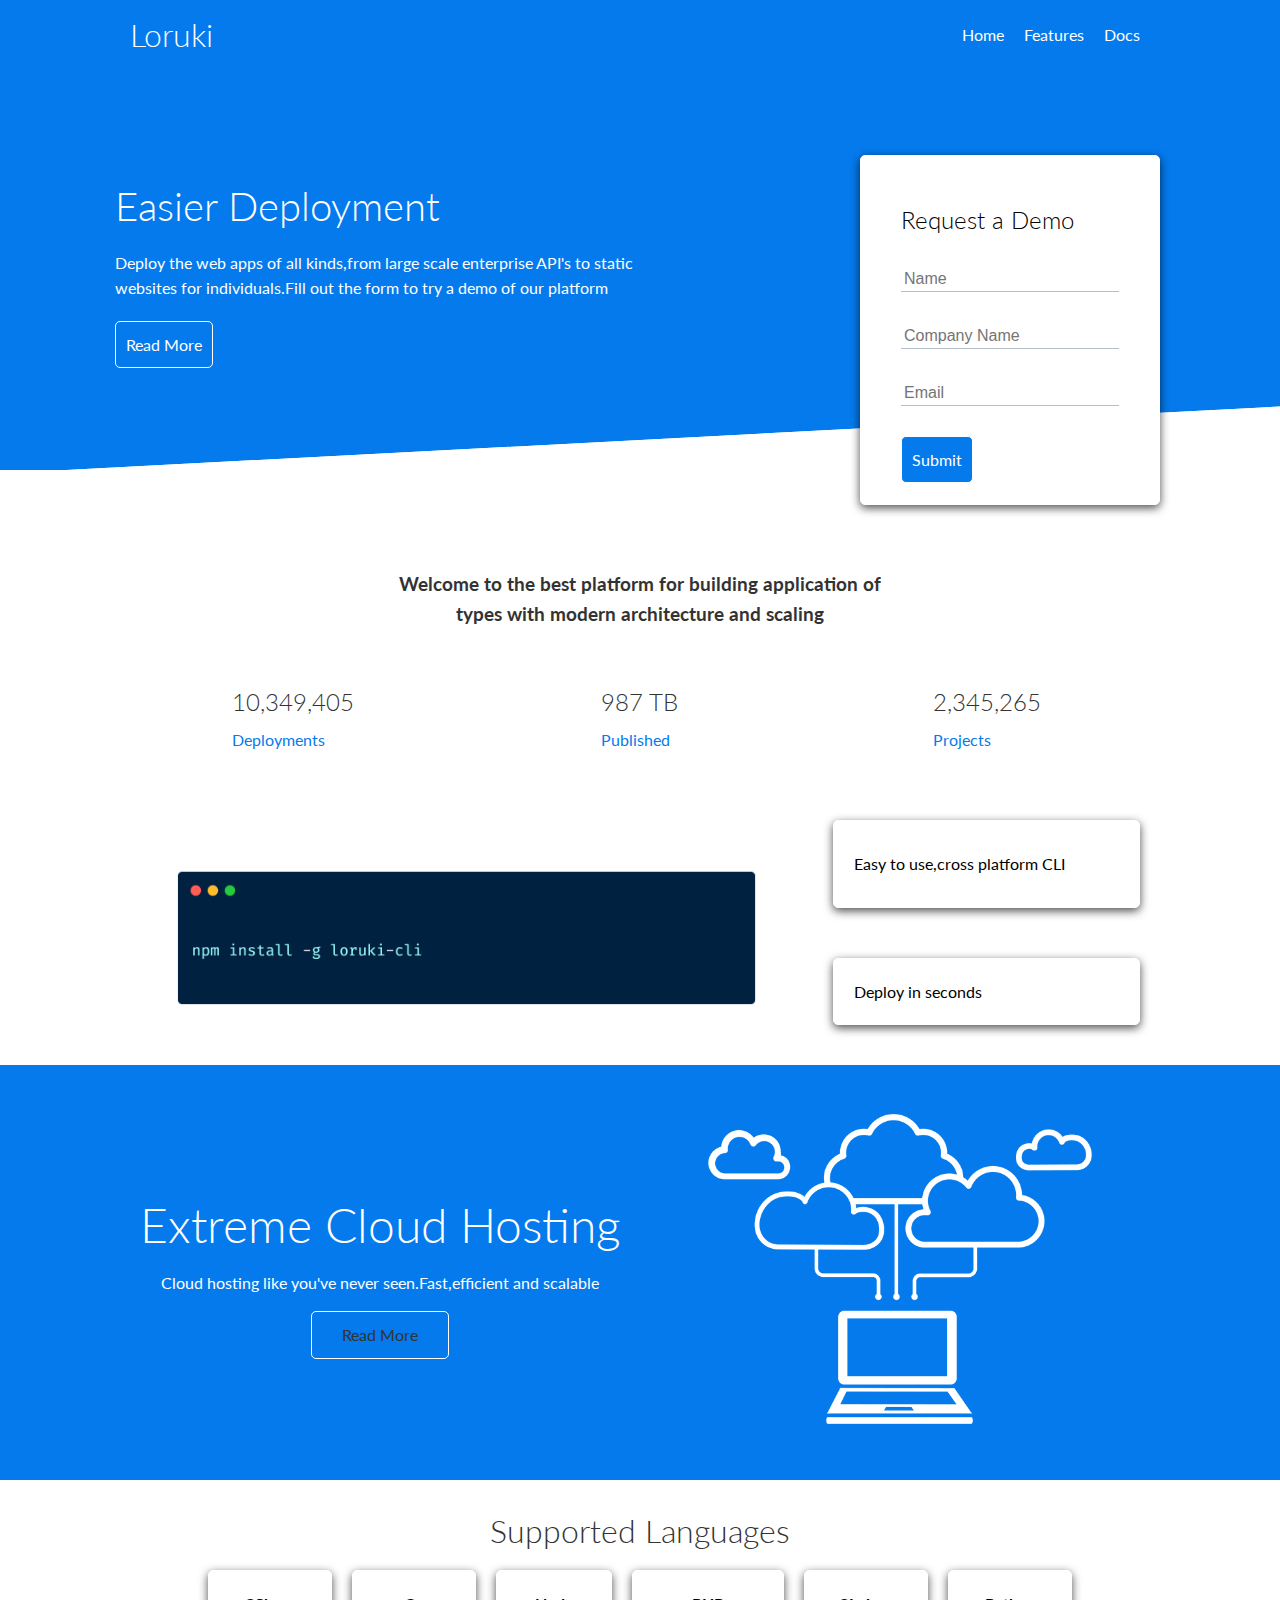
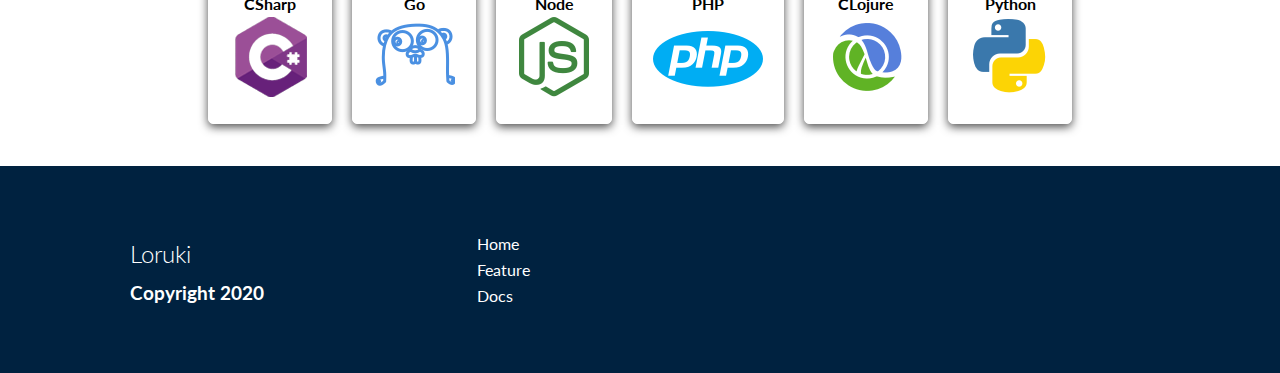
<file: index.html>
<!DOCTYPE html>
<html lang="en">
  <head>
    <meta charset="UTF-8" />
    <meta http-equiv="X-UA-Compatible" content="IE=edge" />
    <meta name="viewport" content="width=device-width, initial-scale=1.0" />
    <title>Loruki -Website2</title>
    <link rel="stylesheet" href="utilities.css" />
    <link rel="stylesheet" href="style.css" />
    <link
      rel="stylesheet"
      href="https://cdnjs.cloudflare.com/ajax/libs/font-awesome/5.15.3/css/all.min.css"
      integrity="sha512-iBBXm8fW90+nuLcSKlbmrPcLa0OT92xO1BIsZ+ywDWZCvqsWgccV3gFoRBv0z+8dLJgyAHIhR35VZc2oM/gI1w=="
      crossorigin="anonymous"
    />
    <link rel="preconnect" href="https://fonts.gstatic.com" />
    <link
      href="https://fonts.googleapis.com/css2?family=Lato:wght@300&display=swap"
      rel="stylesheet"
    />
  </head>
  <body>
    <div class="header">
      <div class="container flex">
        <h1>Loruki</h1>
        <nav>
          <ul>
            <li><a href="index.html">Home</a></li>
            <li><a href="features.html">Features</a></li>
            <li><a href="docs.html">Docs</a></li>
          </ul>
        </nav>
      </div>
    </div>

    <!-- Showcase -->
    <section class="showcase">
      <div class="container grid">
        <div class="showcase-text">
          <h1>Easier Deployment</h1>
          <p>
            Deploy the web apps of all kinds,from large scale enterprise API's
            to static websites for individuals.Fill out the form to try a demo
            of our platform
          </p>
          <a href="features.html" class="btn btn-outline">Read More</a>
        </div>
        <div class="showcase-form card">
          <h2>Request a Demo</h2>
          <from>
            <div class="form-control">
              <input type="text" name="name" placeholder="Name" required />
            </div>
            <div class="form-control">
              <input
                type="text"
                name="company"
                placeholder="Company Name"
                required
              />
            </div>
            <div class="form-control">
              <input type="email" name="email" placeholder="Email" required />
            </div>
            <a href="" class="btn btn-outline">Submit</a>
          </from>
        </div>
      </div>
    </section>

    <!-- Stats -->
    <section class="stats">
      <div class="container">
        <h3 class="stats-heading text-center my-1">
          Welcome to the best platform for building application of types with
          modern architecture and scaling
        </h3>
        <div class="data grid my-4">
          <div class="data-item">
            <p class="text-center"><i class="fas fa-server fa-3x"></i></p>
            <h2>10,349,405</h2>
            <p>Deployments</p>
          </div>
          <div class="data-item">
            <p class="text-center"><i class="fas fa-upload fa-3x"> </i></p>

            <h2>987 TB</h2>
            <p>Published</p>
          </div>
          <div class="data-item">
            <p class="text-center">
              <i class="fas fa-project-diagram fa-3x"></i>
            </p>
            <h2>2,345,265</h2>
            <p>Projects</p>
          </div>
        </div>
      </div>
    </section>

    <!-- Cli -->
    <section class="cli">
      <div class="container grid">
        <img src="images/cli.png" />
        <div class="card">
          <p>Easy to use,cross platform CLI</p>
        </div>
        <div class="card">Deploy in seconds</div>
      </div>
    </section>
    <!-- cloud -->
    <section class="cloud py-3">
      <div class="container grid">
        <div class="text">
          <h1 class="lg">Extreme Cloud Hosting</h1>
          <p class="lead my-1">
            Cloud hosting like you've never seen.Fast,efficient and scalable
          </p>
          <a href="" class="btn btn-outline">Read More</a>
        </div>
        <div class="cloud-img">
          <img src="images/cloud.png" />
        </div>
      </div>
    </section>
    <!-- Languages -->
    <section class="lang my-3">
      <h1 class="text-center">Supported Languages</h1>
      <div class="container flex text-center">
        <div class="card">
          <h4>CSharp</h4>
          <img src="images/logos/csharp.png" />
        </div>
        <div class="card">
          <h4>Go</h4>
          <img src="images/logos/go.png" />
        </div>
        <div class="card">
          <h4>Node</h4>
          <img src="images/logos/node.png" />
        </div>
        <div class="card">
          <h4>PHP</h4>
          <img src="images/logos/php.png" />
        </div>
        <div class="card">
          <h4>CLojure</h4>
          <img src="images/logos/clojure.png" />
        </div>
        <div class="card">
          <h4>Python</h4>
          <img src="images/logos/python.png" />
        </div>
      </div>
    </section>

    <!-- footer -->
    <footer class="p-5">
      <div class="container grid">
        <div>
          <h2>Loruki</h2>
          <h3>Copyright 2020</h3>
        </div>
        <div class="inline">
          <li><a href="index.html">Home</a></li>
          <li><a href="features.html">Feature</a></li>
          <li><a href="docs.html">Docs</a></li>
        </div>
        <div>
          <i class="fab fa-facebook fa-2x"> </i>
          <i class="fab fa-instagram fa-2x"> </i>
          <i class="fab fa-twitter fa-2x"> </i>
          <i class="fab fa-github fa-2x"> </i>
        </div>
      </div>
    </footer>
  </body>
</html>
</file>
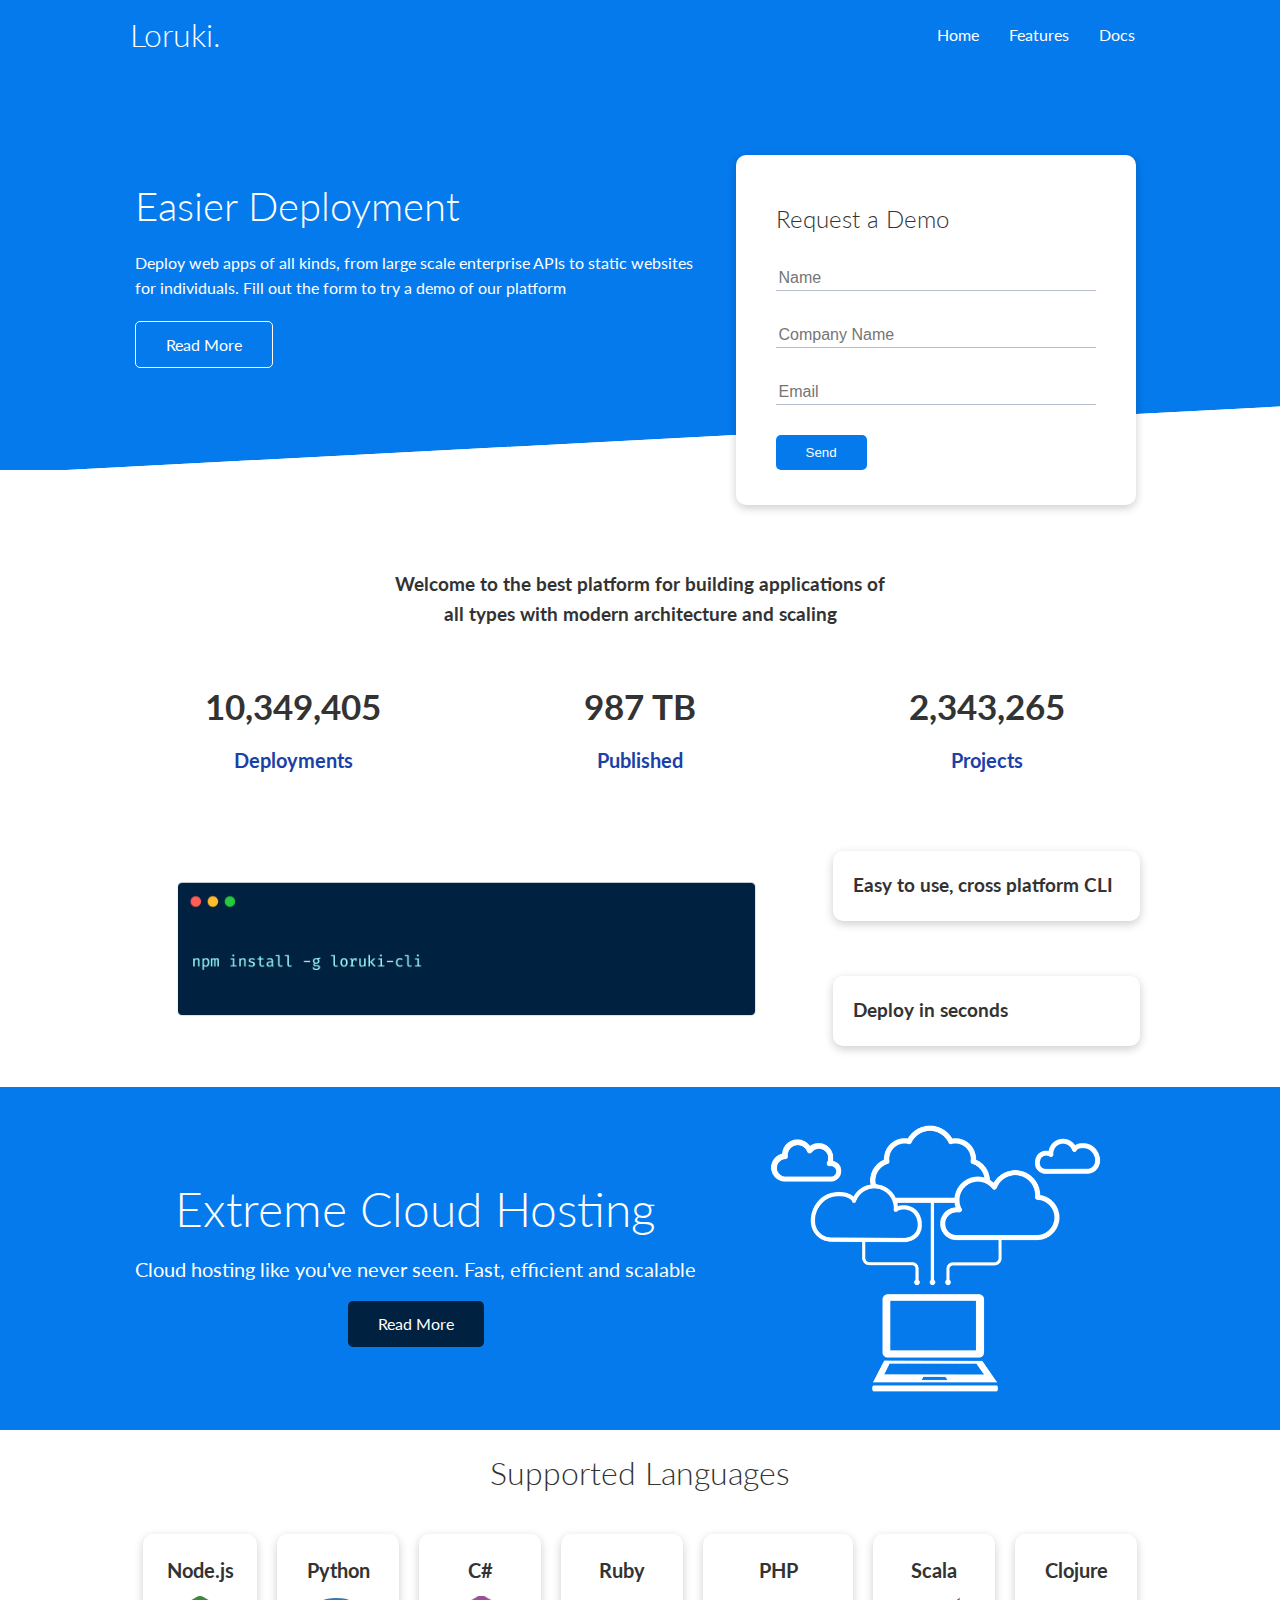
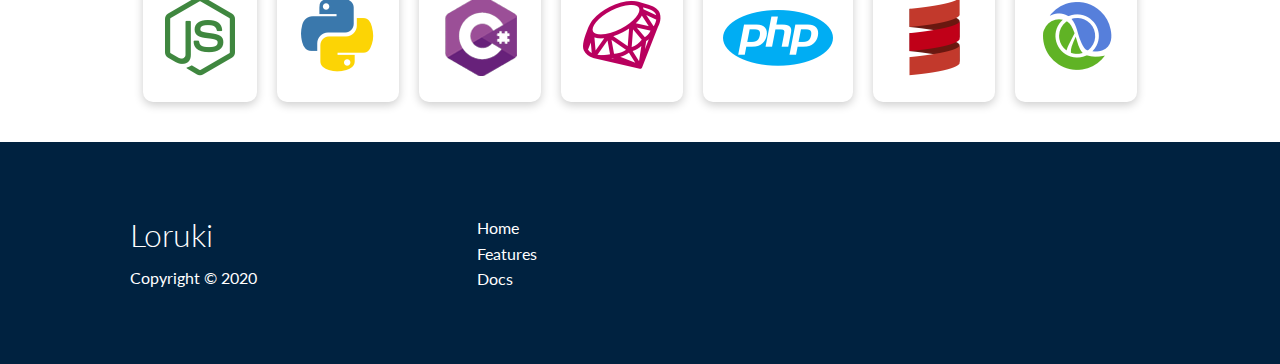
<file: loruki-website-master/index.html>
<!DOCTYPE html>
<html lang="en">
<head>
    <meta charset="UTF-8">
    <meta name="viewport" content="width=device-width, initial-scale=1.0">
    <link rel="stylesheet" href="https://cdnjs.cloudflare.com/ajax/libs/font-awesome/5.15.1/css/all.min.css" integrity="sha512-+4zCK9k+qNFUR5X+cKL9EIR+ZOhtIloNl9GIKS57V1MyNsYpYcUrUeQc9vNfzsWfV28IaLL3i96P9sdNyeRssA==" crossorigin="anonymous" />
    <link rel="stylesheet" href="css/utilities.css">
    <link rel="stylesheet" href="css/style.css">
    <title>Loruki | Cloud Hosting For Everyone</title>
</head>
<body>
    <!-- Navbar -->
    <div class="navbar">
        <div class="container flex">
            <h1 class="logo">Loruki.</h1>
            <nav>
                <ul>
                    <li><a href="index.html">Home</a></li>
                    <li><a href="features.html">Features</a></li>
                    <li><a href="docs.html">Docs</a></li>
                </ul>
            </nav>
        </div>
    </div>
    
    <!-- Showcase -->
    <section class="showcase">
        <div class="container grid">
            <div class="showcase-text">
                <h1>Easier Deployment</h1>
                <p>Deploy web apps of all kinds, from large scale enterprise APIs to static websites for individuals. Fill out the form to try a demo of our platform</p>
                <a href="features.html" class="btn btn-outline">Read More</a>
            </div>

            <div class="showcase-form card">
                <h2>Request a Demo</h2>
                 <!--  <form name="contact" netlify-honeypot="bot-field" method="POST" data-netlify="true">
                    <input type="hidden" name="form-name" value="contact">
                    <p class="hidden">
                        <label>Don’t fill this out if you're human: <input name="bot-field" /></label>
                      </p>
                    <div class="form-control">
                        <input type="text" name="name" placeholder="Name" required>
                    </div>
                    <div class="form-control">
                        <input type="text" name="company" placeholder="Company Name" required>
                    </div>
                    <div class="form-control">
                        <input type="email" name="email" placeholder="Email" required>
                    </div>
                    <input type="submit" value="Send" class="btn btn-primary">
                </form> -->
                 <form>
                    <div class="form-control">
                        <input type="text" name="name" placeholder="Name" required>
                    </div>
                    <div class="form-control">
                        <input type="text" name="company" placeholder="Company Name" required>
                    </div>
                    <div class="form-control">
                        <input type="email" name="email" placeholder="Email" required>
                    </div>
                    <input type="submit" value="Send" class="btn btn-primary">
                </form>
            </div>
        </div>
    </section>

    <!-- Stats -->
    <section class="stats">
        <div class="container">
            <h3 class="stats-heading text-center my-1">
                Welcome to the best platform for building applications of all types with modern architecture and scaling
            </h3>

            <div class="grid grid-3 text-center my-4">
                <div>
                    <i class="fas fa-server fa-3x"></i>
                    <h3>10,349,405</h3>
                    <p class="text-secondary">Deployments</p>
                </div>
                <div>
                    <i class="fas fa-upload fa-3x"></i>
                    <h3>987 TB</h3>
                    <p class="text-secondary">Published</p>
                </div>
                <div>
                    <i class="fas fa-project-diagram fa-3x"></i>
                    <h3>2,343,265</h3>
                    <p class="text-secondary">Projects</p>
                </div>
            </div>
        </div>
    </section>

    <!-- Cli -->
    <section class="cli">
        <div class="container grid">
            <img src="images/cli.png" alt="">
            <div class="card">
                <h3>Easy to use, cross platform CLI</h3>
            </div>
            <div class="card">
                <h3>Deploy in seconds</h3>
            </div>
        </div>
    </section>

    <!-- Cloud -->
    <section class="cloud bg-primary my-2 py-2">
        <div class="container grid">
            <div class="text-center">
                <h2 class="lg">Extreme Cloud Hosting</h2>
                <p class="lead my-1">Cloud hosting like you've never seen. Fast, efficient and scalable</p>
                <a href="features.html" class="btn btn-dark">Read More</a>
            </div>
            <img src="images/cloud.png" alt="">
        </div>
    </section>

    <!-- Languages -->
    <section class="languages">
        <h2 class="md text-center my-2">
            Supported Languages
        </h2>
        <div class="container flex">
            <div class="card">
                <h4>Node.js</h4>
                <img src="images/logos/node.png" alt="">
            </div>
            <div class="card">
                <h4>Python</h4>
                <img src="images/logos/python.png" alt="">
              </div>
              <div class="card">
                <h4>C#</h4>
                <img src="images/logos/csharp.png" alt="">
              </div>
              <div class="card">
                <h4>Ruby</h4>
                <img src="images/logos/ruby.png" alt="">
              </div>
              <div class="card">
                <h4>PHP</h4>
                <img src="images/logos/php.png" alt="">
              </div>
              <div class="card">
                <h4>Scala</h4>
                <img src="images/logos/scala.png" alt="">
              </div>
              <div class="card">
                <h4>Clojure</h4>
                <img src="images/logos/clojure.png" alt="">
              </div>
        </div>
    </section>

    <!-- Footer -->
    <footer class="footer bg-dark py-5">
        <div class="container grid grid-3">
            <div>
                <h1>Loruki
                </h1>
                <p>Copyright &copy; 2020</p>
            </div>
            <nav>
                <ul>
                    <li><a href="index.html">Home</a></li>
                    <li><a href="features.html">Features</a></li>
                    <li><a href="docs.html">Docs</a></li>
                </ul>
            </nav>
            <div class="social">
                <a href="#"><i class="fab fa-github fa-2x"></i></a>
                <a href="#"><i class="fab fa-facebook fa-2x"></i></a>
                <a href="#"><i class="fab fa-instagram fa-2x"></i></a>
                <a href="#"><i class="fab fa-twitter fa-2x"></i></a>
            </div>
        </div>
    </footer>
</body>
</html>
</file>
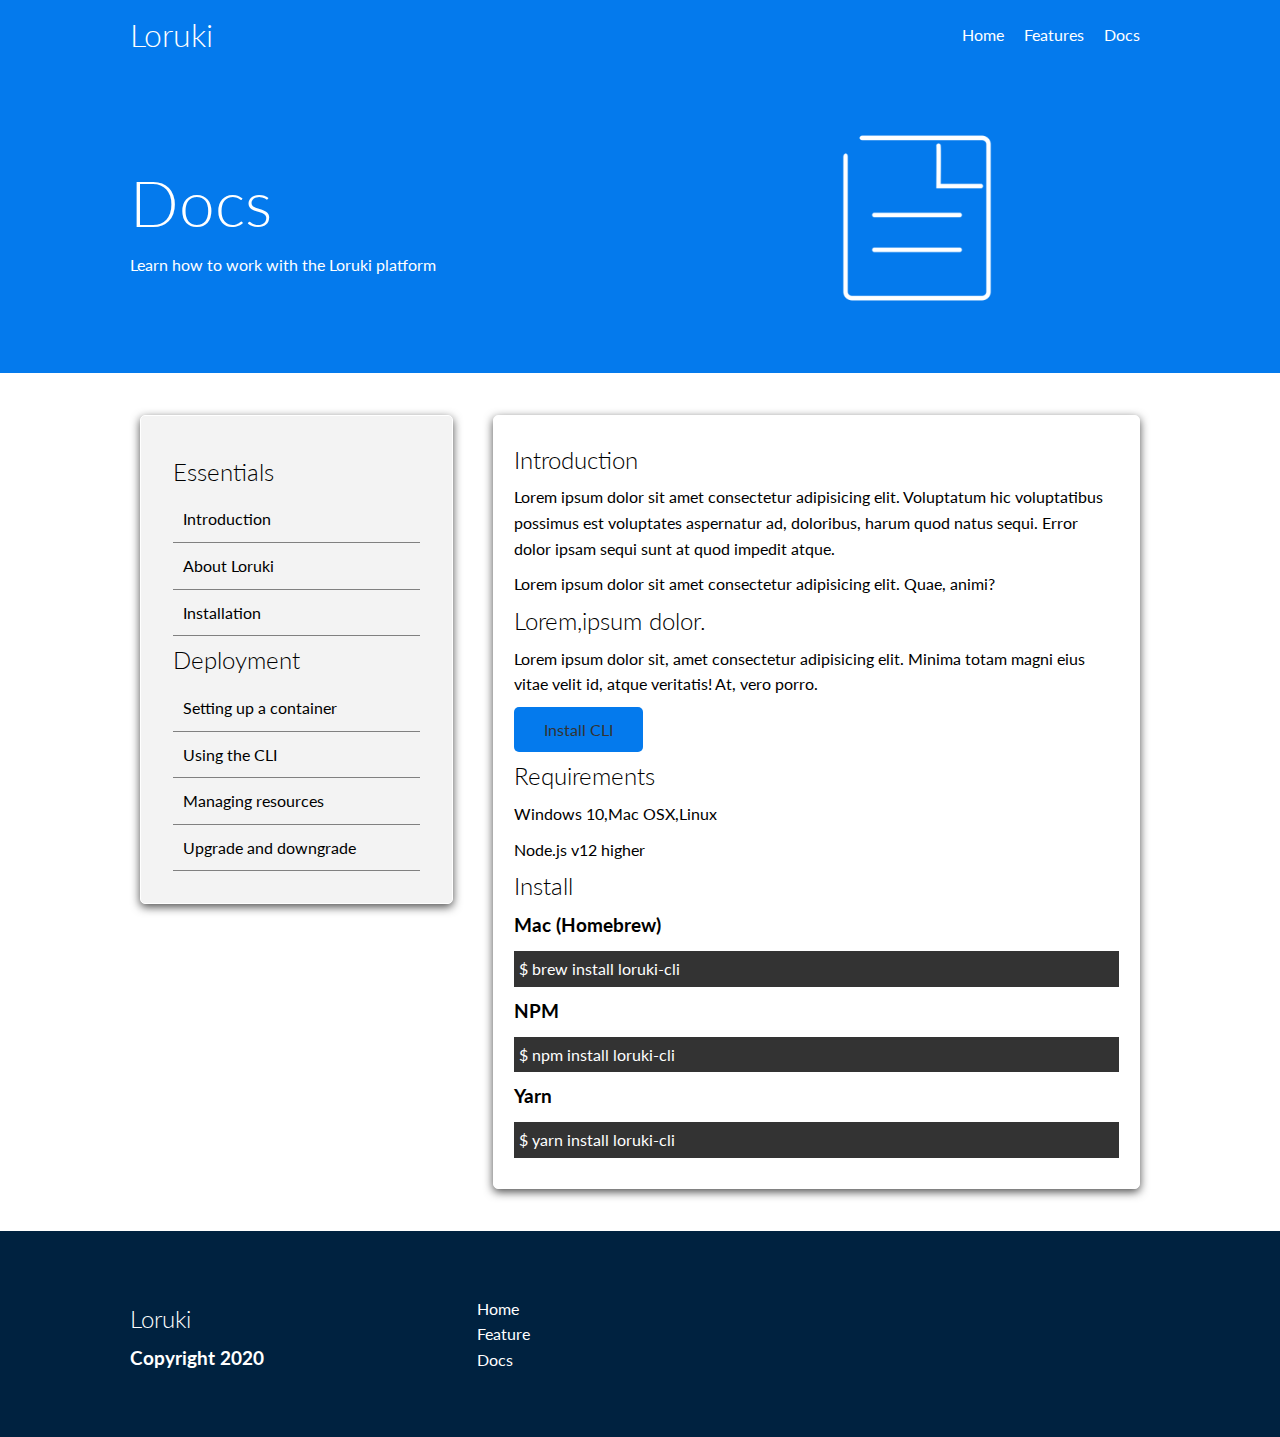
<file: docs.html>
<!DOCTYPE html>
<html lang="en">
  <head>
    <meta charset="UTF-8" />
    <meta http-equiv="X-UA-Compatible" content="IE=edge" />
    <meta name="viewport" content="width=device-width, initial-scale=1.0" />
    <title>Loruki -Website2</title>
    <link rel="stylesheet" href="utilities.css" />
    <link rel="stylesheet" href="style.css" />
    <link
      rel="stylesheet"
      href="https://cdnjs.cloudflare.com/ajax/libs/font-awesome/5.15.3/css/all.min.css"
      integrity="sha512-iBBXm8fW90+nuLcSKlbmrPcLa0OT92xO1BIsZ+ywDWZCvqsWgccV3gFoRBv0z+8dLJgyAHIhR35VZc2oM/gI1w=="
      crossorigin="anonymous"
    />
    <link rel="preconnect" href="https://fonts.gstatic.com" />
    <link
      href="https://fonts.googleapis.com/css2?family=Lato:wght@300&display=swap"
      rel="stylesheet"
    />
  </head>
  <body>
    <div class="header">
      <div class="container flex">
        <h1>Loruki</h1>
        <nav>
          <ul>
            <li><a href="index.html">Home</a></li>
            <li><a href="features.html">Features</a></li>
            <li><a href="docs.html">Docs</a></li>
          </ul>
        </nav>
      </div>
    </div>
    <!-- docs -->
    <section class="docs py-4">
      <div class="container grid">
        <div>
          <h1>Docs</h1>
          <p>Learn how to work with the Loruki platform</p>
        </div>
        <div>
          <img src="images/docs.png" />
        </div>
      </div>
    </section>
    <!-- caard -->
    <section class="caard my-3">
      <div class="container grid">
        <div class="card card1 p-3">
          <h2>Essentials</h2>
          <ul>
            <li>Introduction</li>
            <li>About Loruki</li>
            <li>Installation</li>
          </ul>
          <h2>Deployment</h2>
          <ul>
            <li>Setting up a container</li>
            <li>Using the CLI</li>
            <li>Managing resources</li>
            <li>Upgrade and downgrade</li>
          </ul>
        </div>
        <div class="card card2">
          <h2>Introduction</h2>
          <p>
            Lorem ipsum dolor sit amet consectetur adipisicing elit. Voluptatum
            hic voluptatibus possimus est voluptates aspernatur ad, doloribus,
            harum quod natus sequi. Error dolor ipsam sequi sunt at quod impedit
            atque.
          </p>
          <div class="green">
            Lorem ipsum dolor sit amet consectetur adipisicing elit. Quae,
            animi?
          </div>
          <h2>Lorem,ipsum dolor.</h2>
          <p>
            Lorem ipsum dolor sit, amet consectetur adipisicing elit. Minima
            totam magni eius vitae velit id, atque veritatis! At, vero porro.
          </p>
          <a href="" class="btn btn-outline">Install CLI</a>
          <h2>Requirements</h2>
          <p>Windows 10,Mac OSX,Linux</p>
          <p>Node.js v12 higher</p>
          <h2>Install</h2>
          <h3>Mac (Homebrew)</h3>
          <p style="background-color: #333; color: #fff; padding: 5px">
            $ brew install loruki-cli
          </p>
          <h3>NPM</h3>
          <p style="background-color: #333; color: #fff; padding: 5px">
            $ npm install loruki-cli
          </p>
          <h3>Yarn</h3>
          <p style="background-color: #333; color: #fff; padding: 5px">
            $ yarn install loruki-cli
          </p>
        </div>
      </div>
    </section>
    <!-- footer -->
    <footer class="p-5">
      <div class="container grid">
        <div>
          <h2>Loruki</h2>
          <h3>Copyright 2020</h3>
        </div>
        <div class="inline">
          <li><a href="home.html">Home</a></li>
          <li><a href="features.html">Feature</a></li>
          <li><a href="docs.html">Docs</a></li>
        </div>
        <div>
          <i class="fab fa-facebook fa-2x"> </i>
          <i class="fab fa-instagram fa-2x"> </i>
          <i class="fab fa-twitter fa-2x"> </i>
          <i class="fab fa-github fa-2x"> </i>
        </div>
      </div>
    </footer>
  </body>
</html>
</file>
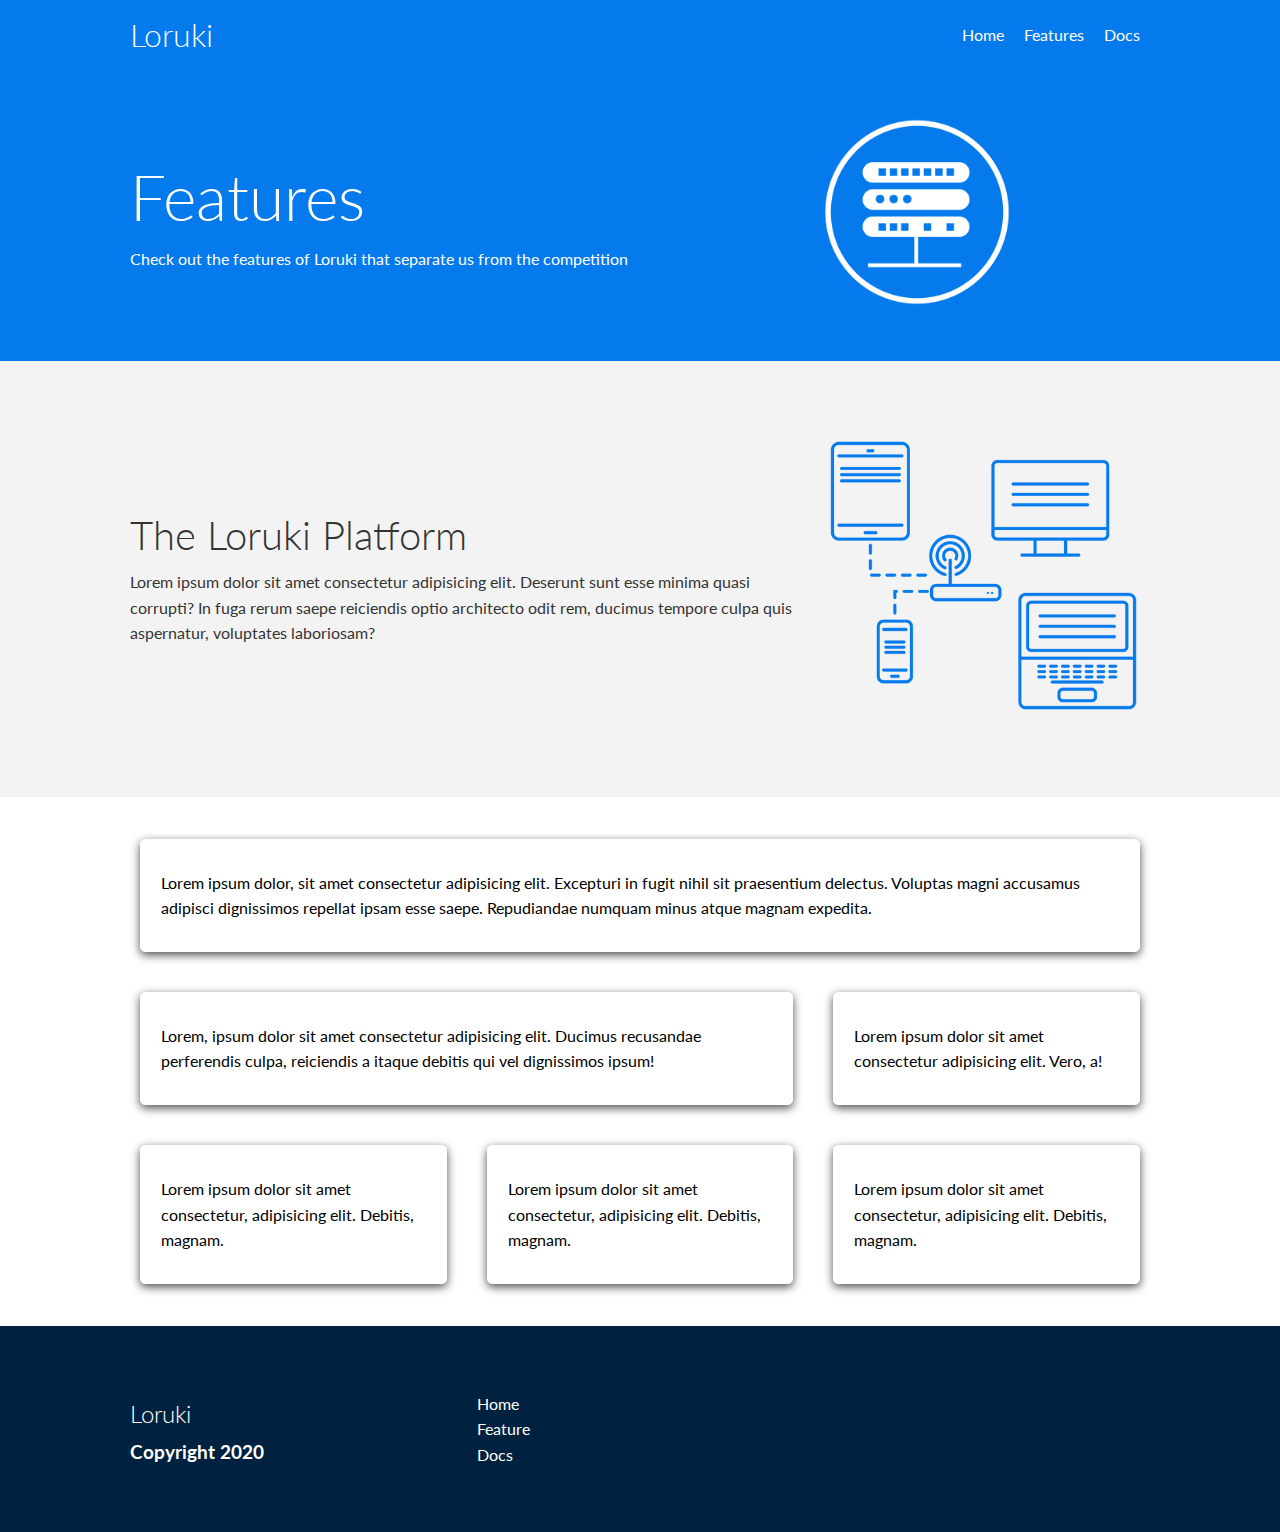
<file: features.html>
<!DOCTYPE html>
<html lang="en">
  <head>
    <meta charset="UTF-8" />
    <meta http-equiv="X-UA-Compatible" content="IE=edge" />
    <meta name="viewport" content="width=device-width, initial-scale=1.0" />
    <title>Loruki -Website2</title>
    <link rel="stylesheet" href="utilities.css" />
    <link rel="stylesheet" href="style.css" />
    <link
      rel="stylesheet"
      href="https://cdnjs.cloudflare.com/ajax/libs/font-awesome/5.15.3/css/all.min.css"
      integrity="sha512-iBBXm8fW90+nuLcSKlbmrPcLa0OT92xO1BIsZ+ywDWZCvqsWgccV3gFoRBv0z+8dLJgyAHIhR35VZc2oM/gI1w=="
      crossorigin="anonymous"
    />
    <link rel="preconnect" href="https://fonts.gstatic.com" />
    <link
      href="https://fonts.googleapis.com/css2?family=Lato:wght@300&display=swap"
      rel="stylesheet"
    />
  </head>
  <body>
    <div class="header">
      <div class="container flex">
        <h1>Loruki</h1>
        <nav>
          <ul>
            <li><a href="index.html">Home</a></li>
            <li><a href="features.html">Features</a></li>
            <li><a href="docs.html">Docs</a></li>
          </ul>
        </nav>
      </div>
    </div>
    <!-- Features -->
    <div class="features py-3">
      <div class="container grid">
        <div>
          <h1>Features</h1>
          <p>
            Check out the features of Loruki that separate us from the
            competition
          </p>
        </div>

        <p><img src="images/server.png" /></p>
      </div>
    </div>

    <!-- loruki -->
    <section class="loruki py-4">
      <div class="container grid">
        <div>
          <h1>The Loruki Platform</h1>
          <p>
            Lorem ipsum dolor sit amet consectetur adipisicing elit. Deserunt
            sunt esse minima quasi corrupti? In fuga rerum saepe reiciendis
            optio architecto odit rem, ducimus tempore culpa quis aspernatur,
            voluptates laboriosam?
          </p>
        </div>
        <div>
          <img src="images/server2.png" />
        </div>
      </div>
    </section>
    <!-- Caards -->
    <section class="lorem my-3">
      <div class="container grid">
        <div class="card card1">
          <p>
            Lorem ipsum dolor, sit amet consectetur adipisicing elit. Excepturi
            in fugit nihil sit praesentium delectus. Voluptas magni accusamus
            adipisci dignissimos repellat ipsam esse saepe. Repudiandae numquam
            minus atque magnam expedita.
          </p>
        </div>
        <div class="card card2">
          <p>
            Lorem, ipsum dolor sit amet consectetur adipisicing elit. Ducimus
            recusandae perferendis culpa, reiciendis a itaque debitis qui vel
            dignissimos ipsum!
          </p>
        </div>
        <div class="card card3">
          <p>
            Lorem ipsum dolor sit amet consectetur adipisicing elit. Vero, a!
          </p>
        </div>
        <div class="card card4">
          <p>
            Lorem ipsum dolor sit amet consectetur, adipisicing elit. Debitis,
            magnam.
          </p>
        </div>
        <div class="card card5">
          <p>
            Lorem ipsum dolor sit amet consectetur, adipisicing elit. Debitis,
            magnam.
          </p>
        </div>
        <div class="card card6">
          <p>
            Lorem ipsum dolor sit amet consectetur, adipisicing elit. Debitis,
            magnam.
          </p>
        </div>
      </div>
    </section>
    <!-- footer -->
    <footer class="p-5">
      <div class="container grid">
        <div>
          <h2>Loruki</h2>
          <h3>Copyright 2020</h3>
        </div>
        <div class="inline">
          <li><a href="home.html">Home</a></li>
          <li><a href="features.html">Feature</a></li>
          <li><a href="docs.html">Docs</a></li>
        </div>
        <div>
          <i class="fab fa-facebook fa-2x"> </i>
          <i class="fab fa-instagram fa-2x"> </i>
          <i class="fab fa-twitter fa-2x"> </i>
          <i class="fab fa-github fa-2x"> </i>
        </div>
      </div>
    </footer>
  </body>
</html>
</file>
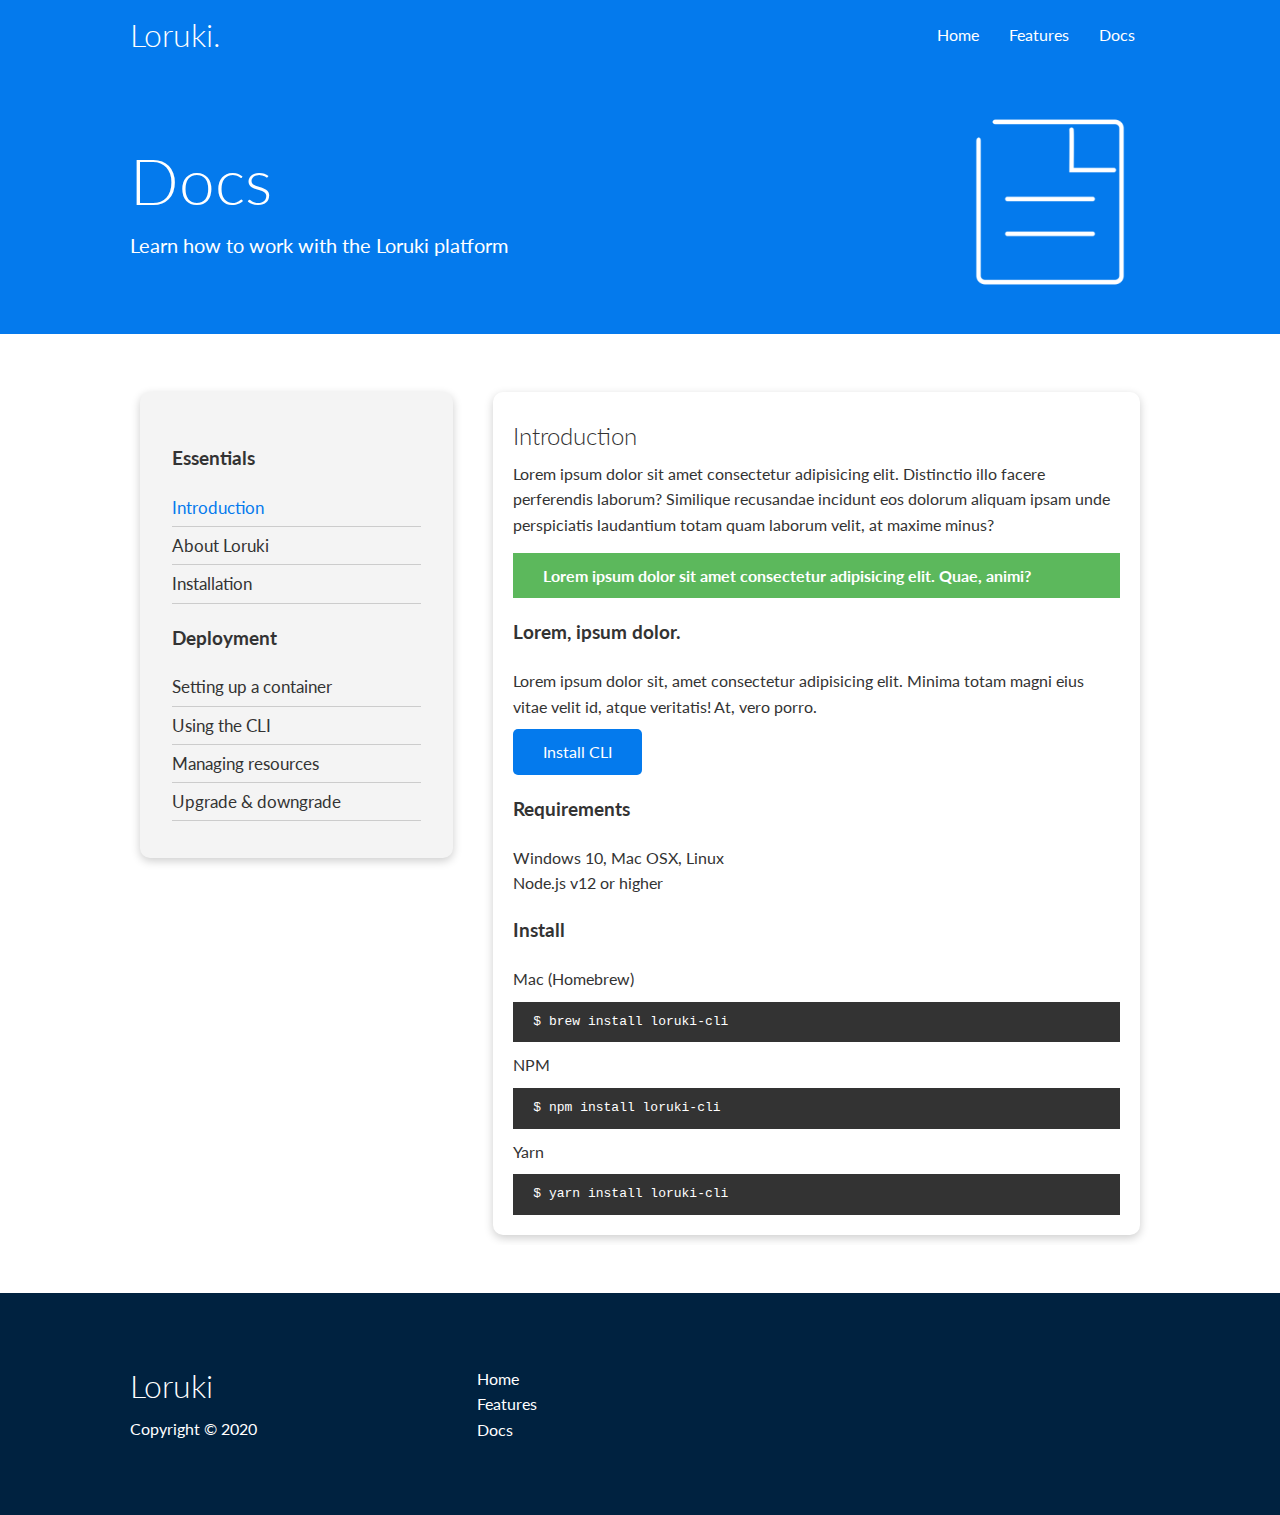
<file: loruki-website-master/docs.html>
<!DOCTYPE html>
<html lang="en">
<head>
    <meta charset="UTF-8">
    <meta name="viewport" content="width=device-width, initial-scale=1.0">
    <link rel="stylesheet" href="https://cdnjs.cloudflare.com/ajax/libs/font-awesome/5.15.1/css/all.min.css" integrity="sha512-+4zCK9k+qNFUR5X+cKL9EIR+ZOhtIloNl9GIKS57V1MyNsYpYcUrUeQc9vNfzsWfV28IaLL3i96P9sdNyeRssA==" crossorigin="anonymous" />
    <link rel="stylesheet" href="css/utilities.css">
    <link rel="stylesheet" href="css/style.css">
    <title>Loruki | Cloud Hosting For Everyone</title>
</head>
<body>
    <!-- Navbar -->
    <div class="navbar">
        <div class="container flex">
            <h1 class="logo">Loruki.</h1>
            <nav>
                <ul>
                    <li><a href="index.html">Home</a></li>
                    <li><a href="features.html">Features</a></li>
                    <li><a href="docs.html">Docs</a></li>
                </ul>
            </nav>
        </div>
    </div>

    <!-- Head -->
    <section class="docs-head bg-primary py-3">
        <div class="container grid">
            <div>
                <h1 class="xl">Docs</h1>
                <p class="lead">
                    Learn how to work with the Loruki platform
                </p>
            </div>
            <img src="images/docs.png" alt="">
        </div>
    </section>

    <!-- Docs main -->
    <section class="docs-main my-4">
        <div class="container grid">
            <div class="card bg-light p-3">
                <h3 class="my-2">Essentials</h3>
                <nav>
                    <ul>
                        <li><a class="text-primary" href="#">Introduction</a></li>
                        <li><a href="#">About Loruki</a></li>
                        <li><a href="#">Installation</a></li>
                    </ul>
                </nav>

                <h3 class="my-2">Deployment</h3>
                <nav>
                    <ul>
                        <li><a href="#">Setting up a container</a></li>
							<li><a href="#">Using the CLI</a></li>
							<li><a href="#">Managing resources</a></li>
							<li><a href="#">Upgrade & downgrade</a></li>
                    </ul>
                </nav>
            </div>
            <div class="card">
                <h2>Introduction</h2>
                <p>Lorem ipsum dolor sit amet consectetur adipisicing elit. Distinctio illo facere perferendis laborum? Similique recusandae incidunt eos dolorum aliquam ipsam unde perspiciatis laudantium totam quam laborum velit, at maxime minus?</p>

                <div class="alert alert-success">
                    <i class="fas fa-info"></i> Lorem ipsum dolor sit amet consectetur adipisicing elit. Quae, animi?
                </div>

                <h3>Lorem, ipsum dolor.</h3>
                <p>Lorem ipsum dolor sit, amet consectetur adipisicing elit. Minima totam magni eius vitae velit id, atque veritatis! At, vero porro.</p>
                <a href="#" class="btn btn-primary">Install CLI</a>

                <h3>Requirements</h3>
                <ul>
                    <li>Windows 10, Mac OSX, Linux</li>
                    <li>Node.js v12 or higher</li>
                </ul>

                <h3>Install</h3>
                <p>Mac (Homebrew)</p>
                <pre><code>$ brew install loruki-cli</code></pre>
                <p>NPM</p>
                <pre><code>$ npm install loruki-cli</code></pre>
                <p>Yarn</p>
                <pre><code>$ yarn install loruki-cli</code></pre>

            </div>
        </div>
    </section>
    
    <!-- Footer -->
    <footer class="footer bg-dark py-5">
        <div class="container grid grid-3">
            <div>
                <h1>Loruki
                </h1>
                <p>Copyright &copy; 2020</p>
            </div>
            <nav>
                <ul>
                    <li><a href="index.html">Home</a></li>
                    <li><a href="features.html">Features</a></li>
                    <li><a href="docs.html">Docs</a></li>
                </ul>
            </nav>
            <div class="social">
                <a href="#"><i class="fab fa-github fa-2x"></i></a>
                <a href="#"><i class="fab fa-facebook fa-2x"></i></a>
                <a href="#"><i class="fab fa-instagram fa-2x"></i></a>
                <a href="#"><i class="fab fa-twitter fa-2x"></i></a>
            </div>
        </div>
    </footer>
</body>
</html>
</file>
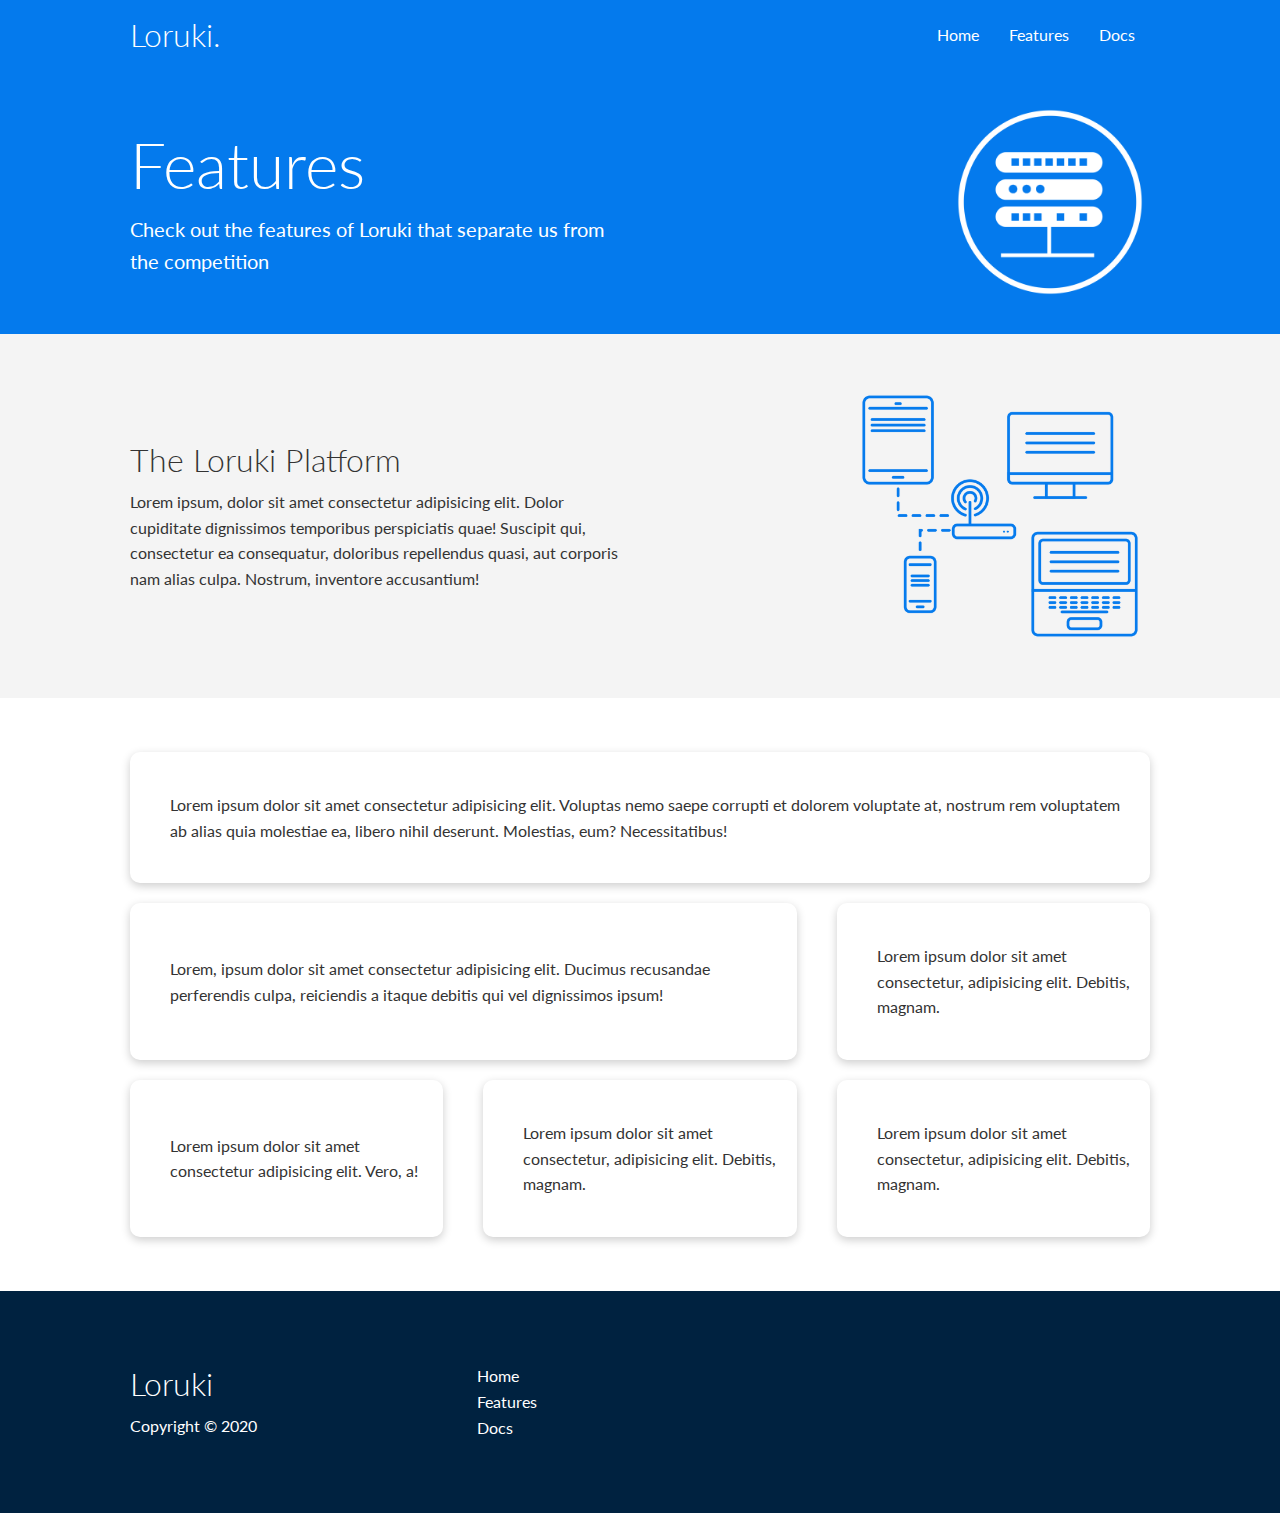
<file: loruki-website-master/features.html>
<!DOCTYPE html>
<html lang="en">
<head>
    <meta charset="UTF-8">
    <meta name="viewport" content="width=device-width, initial-scale=1.0">
    <link rel="stylesheet" href="https://cdnjs.cloudflare.com/ajax/libs/font-awesome/5.15.1/css/all.min.css" integrity="sha512-+4zCK9k+qNFUR5X+cKL9EIR+ZOhtIloNl9GIKS57V1MyNsYpYcUrUeQc9vNfzsWfV28IaLL3i96P9sdNyeRssA==" crossorigin="anonymous" />
    <link rel="stylesheet" href="css/utilities.css">
    <link rel="stylesheet" href="css/style.css">
    <title>Loruki | Cloud Hosting For Everyone</title>
</head>
<body>
    <!-- Navbar -->
    <div class="navbar">
        <div class="container flex">
            <h1 class="logo">Loruki.</h1>
            <nav>
                <ul>
                    <li><a href="index.html">Home</a></li>
                    <li><a href="features.html">Features</a></li>
                    <li><a href="docs.html">Docs</a></li>
                </ul>
            </nav>
        </div>
    </div>

    <!-- Head -->
    <section class="features-head bg-primary py-3">
        <div class="container grid">
            <div>
                <h1 class="xl">Features</h1>
                <p class="lead">
                    Check out the features of Loruki that separate us from the
						competition
                </p>
            </div>
            <img src="images/server.png" alt="">
        </div>
    </section>

    <!-- Sub head -->
    <section class="features-sub-head bg-light py-3">
        <div class="container grid">
            <div>
                <h1 class="md">The Loruki Platform</h1>
                <p>
                    Lorem ipsum, dolor sit amet consectetur adipisicing elit. Dolor cupiditate dignissimos temporibus perspiciatis quae! Suscipit qui, consectetur ea consequatur, doloribus repellendus quasi, aut corporis nam alias culpa. Nostrum, inventore accusantium!
                </p>
            </div>
            <img src="images/server2.png" alt="">
        </div>
    </section>

    <section class="features-main my-2">
        <div class="container grid grid-3">
            <div class="card flex">
                <i class="fas fa-server fa-3x"></i>
                <p>Lorem ipsum dolor sit amet consectetur adipisicing elit. Voluptas nemo saepe corrupti et dolorem voluptate at, nostrum rem voluptatem ab alias quia molestiae ea, libero nihil deserunt. Molestias, eum? Necessitatibus!</p>
            </div>
            <div class="card flex">
                <i class="fas fa-network-wired fa-3x"></i>
                <p>
                    Lorem, ipsum dolor sit amet consectetur adipisicing elit. Ducimus
                    recusandae perferendis culpa, reiciendis a itaque debitis qui vel
                    dignissimos ipsum!
                </p>
            </div>
            <div class="card flex">
                <i class="fas fa-laptop-code fa-3x"></i>
                <p>
                    Lorem ipsum dolor sit amet consectetur, adipisicing elit. Debitis,
                    magnam.
                </p>
            </div>
            <div class="card flex">
                <i class="fas fa-database fa-3x"></i>
                <p>
                    Lorem ipsum dolor sit amet consectetur adipisicing elit. Vero, a!
                </p>
            </div>
            <div class="card flex">
                <i class="fas fa-power-off fa-3x"></i>
                <p>
                    Lorem ipsum dolor sit amet consectetur, adipisicing elit. Debitis,
                    magnam.
                </p>
            </div>
            <div class="card flex">
                <i class="fas fa-upload fa-3x"></i>
                <p>
                    Lorem ipsum dolor sit amet consectetur, adipisicing elit. Debitis,
                    magnam.
                </p>
            </div>
        </div>
    </section>

    <!-- Footer -->
    <footer class="footer bg-dark py-5">
        <div class="container grid grid-3">
            <div>
                <h1>Loruki
                </h1>
                <p>Copyright &copy; 2020</p>
            </div>
            <nav>
                <ul>
                    <li><a href="index.html">Home</a></li>
                    <li><a href="features.html">Features</a></li>
                    <li><a href="docs.html">Docs</a></li>
                </ul>
            </nav>
            <div class="social">
                <a href="#"><i class="fab fa-github fa-2x"></i></a>
                <a href="#"><i class="fab fa-facebook fa-2x"></i></a>
                <a href="#"><i class="fab fa-instagram fa-2x"></i></a>
                <a href="#"><i class="fab fa-twitter fa-2x"></i></a>
            </div>
        </div>
    </footer>
</body>
</html>
</file>
<file: utilities.css>
/* Utiltities */

.flex {
  display: flex;
  justify-content: center;
  align-items: center;
  height: 100%;
}
.container {
  max-width: 1100px;
  margin: 0 auto;
  padding: 0 40px;
}
.grid {
  display: grid;
  grid-template-columns: repeat(2, 1fr);
  gap: 20px;
  justify-content: center;
  align-items: center;
  height: 100%;
}
.card {
  background-color: #fff;
  border: 1px solid #fff;
  border-radius: 5px;
  padding: 20px;
  color: black;
  margin: 10px;
  box-shadow: 0 3px 10px rgba(0, 0, 0, 0.7);
}
.btn {
  display: inline-block;
  padding: 10px 30px;
  cursor: pointer;
  background-color: var(--primary-color);
  border: none;
  border-radius: 5px;
}
.btn:hover {
  transform: scale(0.9);
}
.text-center {
  text-align: center;
}
/* Margin */
.my-1 {
  margin: 1rem 0;
}
.my-2 {
  margin: 1.5rem 0;
}
.my-3 {
  margin: 2rem 0;
}
.my-4 {
  margin: 3rem 0;
}
.my-5 {
  margin: 4rem 0;
}
/* Margin */

.m-1 {
  margin: 1rem;
}
.m-2 {
  margin: 1.5rem;
}
.m-3 {
  margin: 2rem;
}
.m-4 {
  margin: 3rem;
}
.m-5 {
  margin: 4rem;
}

/* Padding */
.py-1 {
  padding: 1rem 0;
}
.py-2 {
  padding: 1.5rem 0;
}
.py-3 {
  padding: 2rem 0;
}
.py-4 {
  padding: 3rem 0;
}
.py-5 {
  padding: 4rem 0;
}

/* Padding all */
.p-1 {
  padding: 1rem;
}
.p-2 {
  padding: 1.5rem;
}
.p-3 {
  padding: 2rem;
}
.p-4 {
  padding: 3rem;
}
.p-5 {
  padding: 4rem;
}
</file>
<file: style.css>
:root {
  --primary-color: #047aed;
}

* {
  margin: 0px;
  padding: 0px;
  box-sizing: border-box;
}
body {
  font-family: "Lato", sans-serif;
  color: #333;
  line-height: 1.6;
}
ul {
  list-style-type: none;
}
a {
  text-decoration: none;
  color: #333;
}
h1,
h2 {
  font-weight: 300;
  line-height: 1.2;
  margin: 10px 0;
}
p {
  margin: 10px 0;
}
img {
  width: 100%;
}
.header {
  background-color: var(--primary-color);
  color: #fff;
  height: 70px;
}

.header .flex {
  display: flex;
  align-items: center;
  justify-content: space-between;
}
.header ul {
  display: flex;
}
.header a {
  color: #fff;
  padding: 5px;
  margin: 0 5px;
}

.header a:hover {
  border-bottom: 2px solid #fff;
}

/* Css showcase */
.showcase {
  height: 400px;
  background-color: var(--primary-color);
  color: #fff;
  position: relative;
}
.showcase h1 {
  font-size: 40px;
}
.showcase p {
  margin: 20px 0;
}
.showcase a {
  border: 1px solid #fff;
  padding: 10px;
  color: #fff;
  border-radius: 5px;
}
.showcase .grid {
  grid-template-columns: 55% 45%;
  gap: 30px;
}
.showcase-form {
  position: relative;
  top: 60px;
  height: 350px;
  width: 300px;
  margin: 5px;
  padding: 40px;
  z-index: 100;
  justify-self: flex-end;
}
.showcase-form .form-control {
  margin: 30px 0;
}
.showcase-form input[type="text"],
.showcase-form input[type="email"] {
  border: 0;
  border-bottom: 1px solid #b4becb;
  width: 100%;
  padding: 3px;
  font-size: 1em;
}
input:focus {
  outline: none;
}
.showcase::before,
.showcase::after {
  content: "";
  position: absolute;
  background-color: white;
  height: 100px;
  bottom: -70px;
  right: 0;
  left: 0;
  transform: skewY(-3deg);
  --webkit-transform: skewY(-3deg);
  --moz-transform: skewY(-3deg);
  --ms-transform: skewY(-3deg);
}

/* Stats css */
.stats {
  padding-top: 100px;
}
.stats-heading {
  max-width: 500px;
  margin: auto;
}
.stats h1 {
  color: black;
}
.stats .grid {
  grid-template-columns: 1fr 1fr 1fr;
  justify-items: center;
  align-items: center;
}
.data-item p {
  color: var(--primary-color);
}

.cli .grid {
  grid-template-columns: repeat(3, 1fr);
  grid-template-rows: repeat(2, 1fr);
}

.cli .grid img {
  grid-row: 1 / span 3;
  grid-column: 1 / span 2;
}

/* Cloud */
.cloud {
  background-color: var(--primary-color);
  color: #fff;
  text-align: center;
}
.cloud h1 {
  font-size: 3rem;
}
/* .cloud .grid {
  grid-template-columns: 4fr 3fr;
} */

.cloud .btn {
  border: 1px solid #fff;
}
.cloud .btn:hover {
  transform: scale(0.9);
}
/* Lang */
.lang .flex {
  flex-wrap: wrap;
}
.lang .card {
  transition: transform 0.5s;
}
.lang .card:hover {
  transform: translateY(-15px);
}
/* Footer */
footer .grid {
  grid-template-columns: 1fr 1fr 1fr;
  align-self: center;
}
footer {
  color: #fff;
  background-color: #002240;
  margin-bottom: 0px;
}
footer a {
  color: white;
}
footer .inline {
  display: inline-block;
}
.inline li {
  list-style-type: none;
}
footer i {
  padding: 0px 10px;
}

/* Features */
.features {
  background-color: var(--primary-color);
  color: #fff;
}
.features .grid {
  grid-template-columns: 2fr 1fr;
}
.features h1 {
  font-size: 4rem;
}
.features img {
  width: 200px;
  justify-content: flex-end;
}

.loruki .grid {
  grid-template-columns: 2fr 1fr;
}
.loruki h1 {
  font-size: 2.5rem;
}
.loruki {
  background-color: #f3f3f3;
}

/* lorem */
.lorem .grid {
  grid-template-columns: repeat(3, 1fr);
}
.lorem .card1 {
  grid-column: 1 / span 3;
}
.lorem .card2 {
  grid-column: 1 / span 2;
}
/* Docs */

.docs {
  background-color: var(--primary-color);
  color: #fff;
}
.docs h1 {
  font-size: 4rem;
}
.docs .grid {
  grid-template-columns: 2fr 1fr;
}
.docs img {
  width: 200px;
  justify-self: end;
}

/* Caard */

.caard .card1 {
  background-color: #f3f3f3;
}
.caard .grid {
  grid-template-columns: 1fr 2fr;
  align-items: flex-start;
}
.caard li {
  border-bottom: 1px solid grey;

  padding: 10px;
}
.caard .card2 {
  align-self: center;
}

/* Media queries */

@media (max-width: 768px) {
  .grid,
  .showcase .grid,
  .stats .grid,
  .cli .grid,
  .cloud .grid {
    grid-template-columns: 1fr;
    grid-template-rows: 1fr;
  }

  .showcase {
    height: auto;
  }
  .showcase-text {
    text-align: center;
    margin-top: 40px;
  }
  .showcase-form {
    justify-self: center;
  }
  .cli .grid .img {
    grid-column: 1;
  }
  .cli .grid .card {
    grid-column: 1;
  }
  .lorem .grid {
    grid-template-columns: 1fr;
    grid-template-rows: 1fr;
  }
  .lorem .grid .card1,
  .card2,
  .card3,
  .card4,
  .card5,
  .card6 {
    grid-column: 1;
  }

  .caard .grid {
    grid-template-columns: 1fr;
  }
  .features {
    text-align: center;
  }
  .features .grid {
    grid-template-columns: 1fr;
  }
  .features .img {
    margin: auto;
  }
  .docs {
    text-align: center;
  }
  .docs .grid {
    grid-template-columns: 1fr;
  }

  footer .grid {
    grid-template-columns: 1fr;
  }
  .loruki .grid {
    grid-template-columns: 1fr;
  }
}

/* Mobile */
@media (max-width: 500px) {
  .header {
    height: 110px;
  }
  .header .flex {
    flex-direction: column;
  }
  .header ul {
    background-color: rgba(0, 0, 0, 0.1);
    padding: 7px 10px;
  }
  footer {
    padding: 10px 0;
  }
}
</file>
<file: loruki-website-master/css/utilities.css>
.container {
  max-width: 1100px;
  margin: 0 auto;
  overflow: auto;
  padding: 0 40px;
}

.card {
  background-color: #fff;
  color: #333;
  border-radius: 10px;
  box-shadow: 0 3px 10px rgba(0, 0, 0, 0.2);
  padding: 20px;
  margin: 10px;
}

.btn {
  display: inline-block;
  padding: 10px 30px;
  cursor: pointer;
  background: var(--primary-color);
  color: #fff;
  border: none;
  border-radius: 5px;
}

.btn-outline {
  background-color: transparent;
  border: 1px #fff solid;
}

.btn:hover {
  transform: scale(0.98);
}

/* Backgrounds & colored buttons */
.bg-primary,
.btn-primary {
  background-color: var(--primary-color);
  color: #fff;
}

.bg-secondary,
.btn-secondary {
  background-color: var(--secondary-color);
  color: #fff;
}

.bg-dark,
.btn-dark {
  background-color: var(--dark-color);
  color: #fff;
}

.bg-light,
.btn-light {
  background-color: var(--light-color);
  color: #333;
}

.bg-primary a,
.btn-primary a,
.bg-secondary a,
.btn-secondary a,
.bg-dark a,
.btn-dark a {
  color: #fff;
}

/* Text colors */
.text-primary {
  color: var(--primary-color);
}

.text-secondary {
  color: var(--secondary-color);
}

.text-dark {
  color: var(--dark-color);
}

.text-light {
  color: var(--light-color);
}

/* Text sizes */
.lead {
  font-size: 20px;
}

.sm {
  font-size: 1rem;
}

.md {
  font-size: 2rem;
}

.lg {
  font-size: 3rem;
}

.xl {
  font-size: 4rem;
}

.text-center {
  text-align: center;
}

/* Alert */
.alert {
  background-color: var(--light-color);
  padding: 10px 20px;
  font-weight: bold;
  margin: 15px 0;
}

.alert i {
  margin-right: 10px;
}

.alert-success {
  background-color: var(--success-color);
  color: #fff;
}

.alert-error {
  background-color: var(--error-color);
  color: #fff;
}

.flex {
  display: flex;
  justify-content: center;
  align-items: center;
  height: 100%;
}

.grid {
  display: grid;
  grid-template-columns: repeat(2, 1fr);
  gap: 20px;
  justify-content: center;
  align-items: center;
  height: 100%;
}

.grid-3 {
  grid-template-columns: repeat(3, 1fr);
}

/* Margin */
.my-1 {
  margin: 1rem 0;
}

.my-2 {
  margin: 1.5rem 0;
}

.my-3 {
  margin: 2rem 0;
}

.my-4 {
  margin: 3rem 0;
}

.my-5 {
  margin: 4rem 0;
}

.m-1 {
  margin: 1rem;
}

.m-2 {
  margin: 1.5rem;
}

.m-3 {
  margin: 2rem;
}

.m-4 {
  margin: 3rem;
}

.m-5 {
  margin: 4rem;
}

/* Padding */
.py-1 {
  padding: 1rem 0;
}

.py-2 {
  padding: 1.5rem 0;
}

.py-3 {
  padding: 2rem 0;
}

.py-4 {
  padding: 3rem 0;
}

.py-5 {
  padding: 4rem 0;
}

.p-1 {
  padding: 1rem;
}

.p-2 {
  padding: 1.5rem;
}

.p-3 {
  padding: 2rem;
}

.p-4 {
  padding: 3rem;
}

.p-5 {
  padding: 4rem;
}
</file>
<file: loruki-website-master/css/style.css>
@import url('https://fonts.googleapis.com/css2?family=Lato:wght@300&display=swap');

:root {
  --primary-color: #047aed;
  --secondary-color: #1c3fa8;
  --dark-color: #002240;
  --light-color: #f4f4f4;
  --success-color: #5cb85c;
  --error-color: #d9534f;
}

* {
  box-sizing: border-box;
  padding: 0;
  margin: 0;
}

body {
  font-family: 'Lato', sans-serif;
  color: #333;
  line-height: 1.6;
}

ul {
  list-style-type: none;
}

a {
  text-decoration: none;
  color: #333;
}

h1,
h2 {
  font-weight: 300;
  line-height: 1.2;
  margin: 10px 0;
}

p {
  margin: 10px 0;
}

img {
  width: 100%;
}

code,
pre {
  background: #333;
  color: #fff;
  padding: 10px;
}

.hidden {
  visibility: hidden;
  height: 0;
}

/* Navbar */
.navbar {
  background-color: var(--primary-color);
  color: #fff;
  height: 70px;
}

.navbar ul {
  display: flex;
}

.navbar a {
  color: #fff;
  padding: 10px;
  margin: 0 5px;
}

.navbar a:hover {
  border-bottom: 2px #fff solid;
}

.navbar .flex {
  justify-content: space-between;
}

/* Showcase */
.showcase {
  height: 400px;
  background-color: var(--primary-color);
  color: #fff;
  position: relative;
}

.showcase h1 {
  font-size: 40px;
}

.showcase p {
  margin: 20px 0;
}

.showcase .grid {
  overflow: visible;
  grid-template-columns: 55% auto;
  gap: 30px;
}

.showcase-text {
  animation: slideInFromLeft 1s ease-in;
}

.showcase-form {
  position: relative;
  top: 60px;
  height: 350px;
  width: 400px;
  padding: 40px;
  z-index: 100;
  justify-self: flex-end;
  animation: slideInFromRight 1s ease-in;
}

.showcase-form .form-control {
  margin: 30px 0;
}

.showcase-form input[type='text'],
.showcase-form input[type='email'] {
  border: 0;
  border-bottom: 1px solid #b4becb;
  width: 100%;
  padding: 3px;
  font-size: 16px;
}

.showcase-form input:focus {
  outline: none;
}

.showcase::before,
.showcase::after {
  content: '';
  position: absolute;
  height: 100px;
  bottom: -70px;
  right: 0;
  left: 0;
  background: #fff;
  transform: skewY(-3deg);
  -webkit-transform: skewY(-3deg);
  -moz-transform: skewY(-3deg);
  -ms-transform: skewY(-3deg);
}

/* Stats */
.stats {
  padding-top: 100px;
  animation: slideInFromBottom 1s ease-in;
}

.stats-heading {
  max-width: 500px;
  margin: auto;
}

.stats .grid h3 {
  font-size: 35px;
}

.stats .grid p {
  font-size: 20px;
  font-weight: bold;
}

/* Cli */
.cli .grid {
  grid-template-columns: repeat(3, 1fr);
  grid-template-rows: repeat(2, 1fr);
}

.cli .grid > *:first-child {
  grid-column: 1 / span 2;
  grid-row: 1 / span 2;
}

/* Cloud */
.cloud .grid {
  grid-template-columns: 4fr 3fr;
}

/* Languages */

.languages .flex {
  flex-wrap: wrap;
}

.languages .card {
  text-align: center;
  margin: 18px 10px 40px;
  transition: transform 0.2s ease-in;
}

.languages .card h4 {
  font-size: 20px;
  margin-bottom: 10px;
}

.languages .card:hover {
  transform: translateY(-15px);
}

/* Features */
.features-head img,
.docs-head img {
  width: 200px;
  justify-self: flex-end;
}

.features-sub-head img {
  width: 300px;
  justify-self: flex-end;
}

.features-main .card > i {
  margin-right: 20px;
}

.features-main .grid {
  padding: 30px;
}

.features-main .grid > *:first-child {
  grid-column: 1 / span 3;
}

.features-main .grid > *:nth-child(2) {
  grid-column: 1 / span 2;
}

/* Docs */
.docs-main h3 {
  margin: 20px 0;
}

.docs-main .grid {
  grid-template-columns: 1fr 2fr;
  align-items: flex-start;
}

.docs-main nav li {
  font-size: 17px;
  padding-bottom: 5px;
  margin-bottom: 5px;
  border-bottom: 1px #ccc solid;
}

.docs-main a:hover {
  font-weight: bold;
}

/* Footer */
.footer .social a {
  margin: 0 10px;
}

/* Animations */
@keyframes slideInFromLeft {
  0% {
    transform: translateX(-100%);
  }

  100% {
    transform: translateX(0);
  }
}

@keyframes slideInFromRight {
  0% {
    transform: translateX(100%);
  }

  100% {
    transform: translateX(0);
  }
}

@keyframes slideInFromTop {
  0% {
    transform: translateY(-100%);
  }

  100% {
    transform: translateX(0);
  }
}

@keyframes slideInFromBottom {
  0% {
    transform: translateY(100%);
  }

  100% {
    transform: translateX(0);
  }
}

/* Tablets and under */
@media (max-width: 768px) {
  .grid,
  .showcase .grid,
  .stats .grid,
  .cli .grid,
  .cloud .grid,
  .features-main .grid,
  .docs-main .grid {
    grid-template-columns: 1fr;
    grid-template-rows: 1fr;
  }

  .showcase {
    height: auto;
  }

  .showcase-text {
    text-align: center;
    margin-top: 40px;
    animation: slideInFromTop 1s ease-in;
  }

  .showcase-form {
    justify-self: center;
    margin: auto;
    animation: slideInFromBottom 1s ease-in;
  }

  .cli .grid > *:first-child {
    grid-column: 1;
    grid-row: 1;
  }

  .features-head,
  .features-sub-head,
  .docs-head {
    text-align: center;
  }

  .features-head img,
  .features-sub-head img,
  .docs-head img {
    justify-self: center;
  }

  .features-main .grid > *:first-child,
  .features-main .grid > *:nth-child(2) {
    grid-column: 1;
  }
}

/* Mobile */
@media (max-width: 500px) {
  .navbar {
    height: 110px;
  }

  .navbar .flex {
    flex-direction: column;
  }

  .navbar ul {
    padding: 10px;
    background-color: rgba(0, 0, 0, 0.1);
  }
  
  .showcase-form {
    width: 300px;
  }
}
</file>
